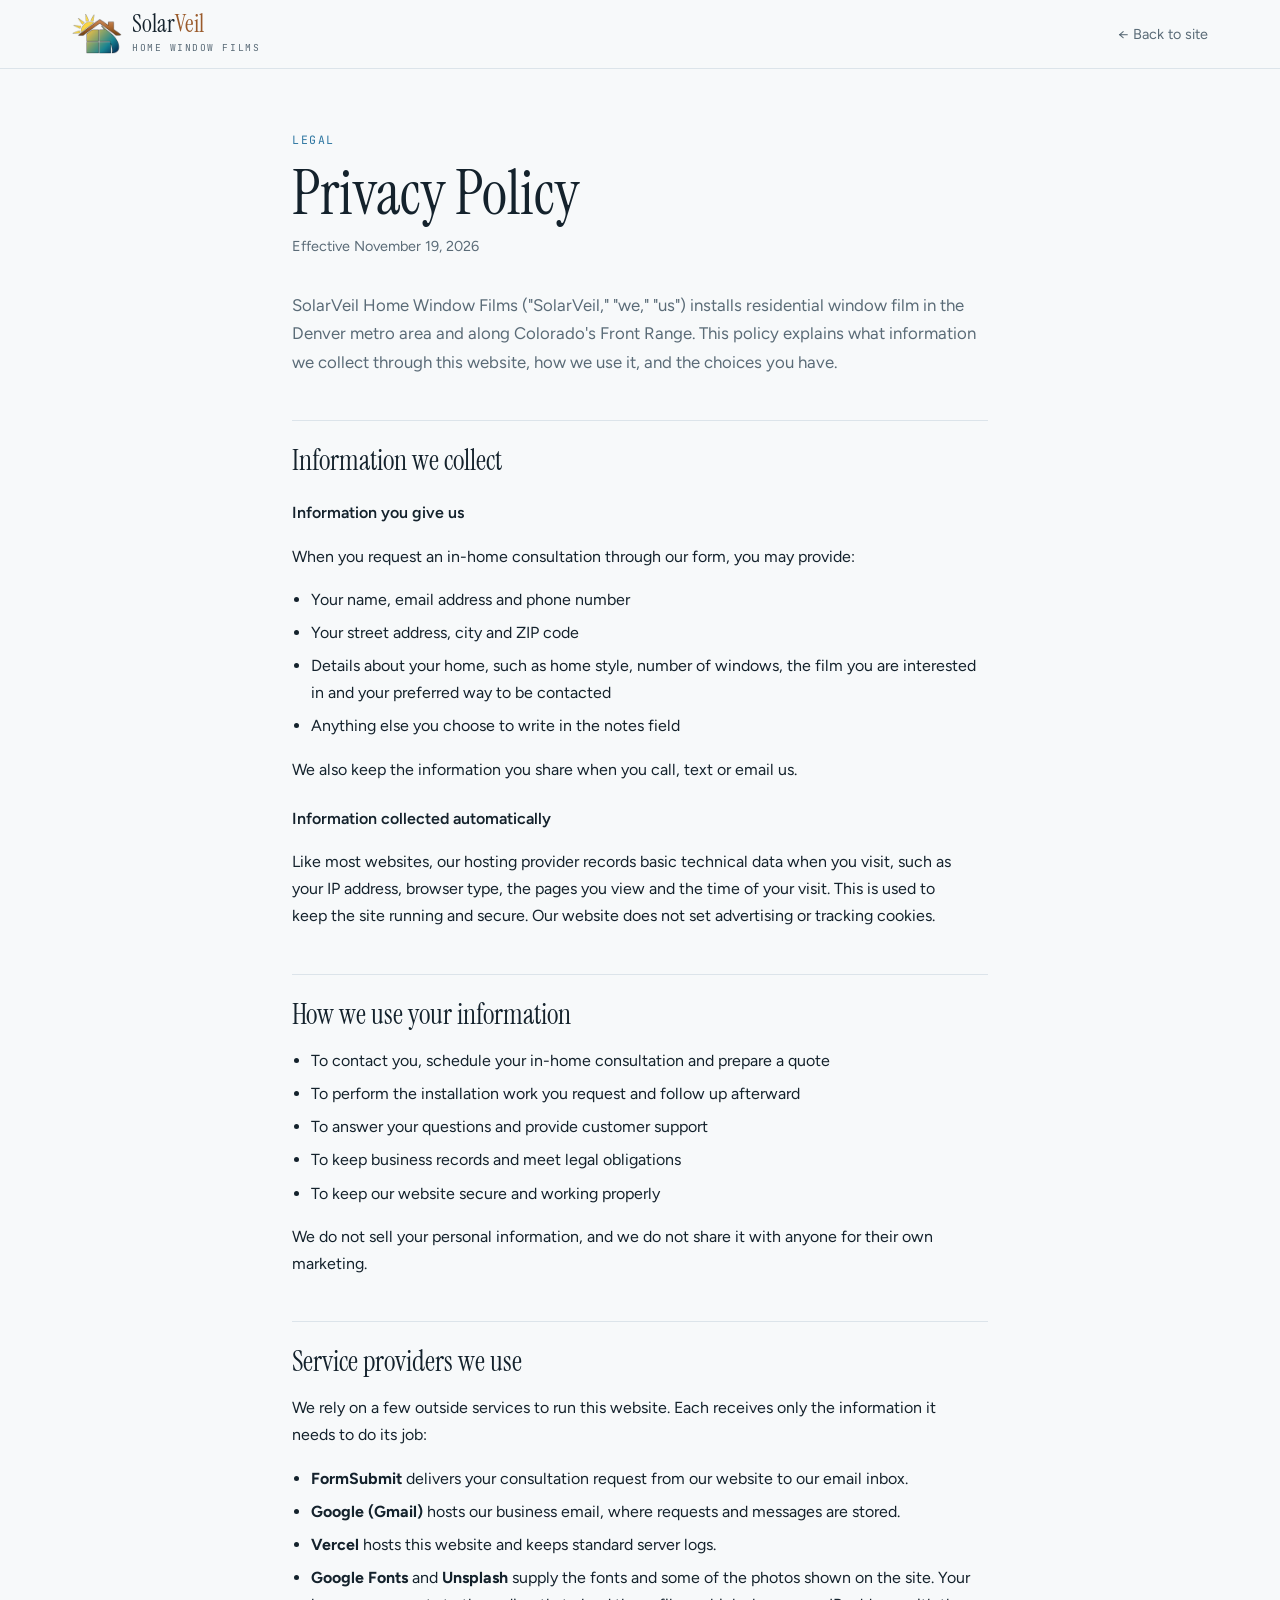
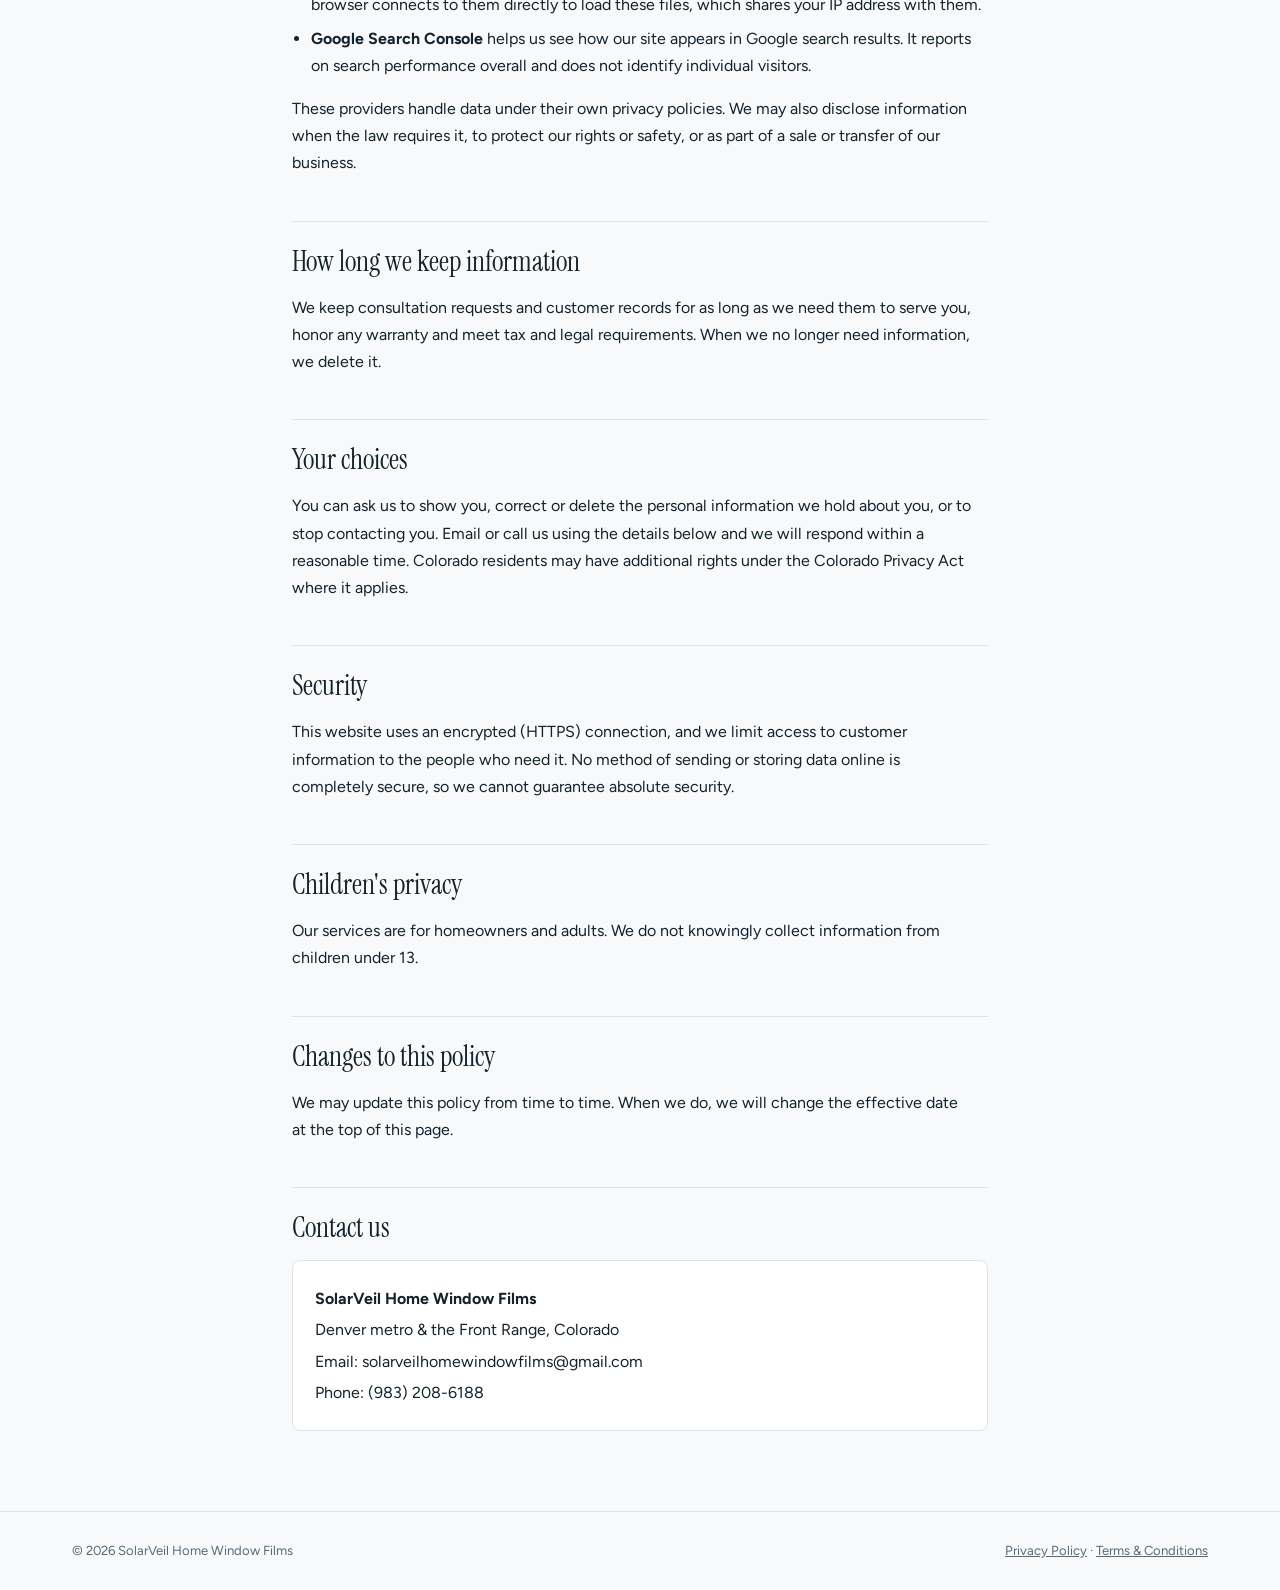
<file: privacy-policy.html>
<!doctype html>
<html lang="en">
<head>
<meta charset="utf-8">
<meta name="viewport" content="width=device-width, initial-scale=1, viewport-fit=cover">
<title>Privacy Policy | SolarVeil Home Window Films</title>
<meta name="description" content="How SolarVeil Home Window Films collects, uses and protects the information you share through our website and consultation request form.">
<link rel="stylesheet" href="https://fonts.googleapis.com/css2?family=Instrument+Serif&family=Figtree:wght@400;600&family=JetBrains+Mono&display=swap">
<link rel="stylesheet" href="assets/legal.css">
</head>
<body>
<header>
  <div class="wrap">
    <a class="brand" href="/" aria-label="SolarVeil home">
      <img src="assets/mark.png" alt="">
      <span><b>Solar<span>Veil</span></b><small>Home Window Films</small></span>
    </a>
    <a class="back" href="/">← Back to site</a>
  </div>
</header>

<main class="wrap">
  <span class="eyebrow">Legal</span>
  <h1>Privacy Policy</h1>
  <p class="updated">Effective November 19, 2026</p>
  <p class="intro">SolarVeil Home Window Films ("SolarVeil," "we," "us") installs residential window film in the Denver metro area and along Colorado's Front Range. This policy explains what information we collect through this website, how we use it, and the choices you have.</p>

  <h2>Information we collect</h2>
  <h3>Information you give us</h3>
  <p>When you request an in-home consultation through our form, you may provide:</p>
  <ul>
    <li>Your name, email address and phone number</li>
    <li>Your street address, city and ZIP code</li>
    <li>Details about your home, such as home style, number of windows, the film you are interested in and your preferred way to be contacted</li>
    <li>Anything else you choose to write in the notes field</li>
  </ul>
  <p>We also keep the information you share when you call, text or email us.</p>
  <h3>Information collected automatically</h3>
  <p>Like most websites, our hosting provider records basic technical data when you visit, such as your IP address, browser type, the pages you view and the time of your visit. This is used to keep the site running and secure. Our website does not set advertising or tracking cookies.</p>

  <h2>How we use your information</h2>
  <ul>
    <li>To contact you, schedule your in-home consultation and prepare a quote</li>
    <li>To perform the installation work you request and follow up afterward</li>
    <li>To answer your questions and provide customer support</li>
    <li>To keep business records and meet legal obligations</li>
    <li>To keep our website secure and working properly</li>
  </ul>
  <p>We do not sell your personal information, and we do not share it with anyone for their own marketing.</p>

  <h2>Service providers we use</h2>
  <p>We rely on a few outside services to run this website. Each receives only the information it needs to do its job:</p>
  <ul>
    <li><strong>FormSubmit</strong> delivers your consultation request from our website to our email inbox.</li>
    <li><strong>Google (Gmail)</strong> hosts our business email, where requests and messages are stored.</li>
    <li><strong>Vercel</strong> hosts this website and keeps standard server logs.</li>
    <li><strong>Google Fonts</strong> and <strong>Unsplash</strong> supply the fonts and some of the photos shown on the site. Your browser connects to them directly to load these files, which shares your IP address with them.</li>
    <li><strong>Google Search Console</strong> helps us see how our site appears in Google search results. It reports on search performance overall and does not identify individual visitors.</li>
  </ul>
  <p>These providers handle data under their own privacy policies. We may also disclose information when the law requires it, to protect our rights or safety, or as part of a sale or transfer of our business.</p>

  <h2>How long we keep information</h2>
  <p>We keep consultation requests and customer records for as long as we need them to serve you, honor any warranty and meet tax and legal requirements. When we no longer need information, we delete it.</p>

  <h2>Your choices</h2>
  <p>You can ask us to show you, correct or delete the personal information we hold about you, or to stop contacting you. Email or call us using the details below and we will respond within a reasonable time. Colorado residents may have additional rights under the Colorado Privacy Act where it applies.</p>

  <h2>Security</h2>
  <p>This website uses an encrypted (HTTPS) connection, and we limit access to customer information to the people who need it. No method of sending or storing data online is completely secure, so we cannot guarantee absolute security.</p>

  <h2>Children's privacy</h2>
  <p>Our services are for homeowners and adults. We do not knowingly collect information from children under 13.</p>

  <h2>Changes to this policy</h2>
  <p>We may update this policy from time to time. When we do, we will change the effective date at the top of this page.</p>

  <h2>Contact us</h2>
  <div class="contact">
    <p><strong>SolarVeil Home Window Films</strong></p>
    <p>Denver metro &amp; the Front Range, Colorado</p>
    <p>Email: solarveilhomewindowfilms@gmail.com</p>
    <p>Phone: (983) 208-6188</p>
  </div>
</main>

<footer>
  <div class="wrap"><span>© 2026 SolarVeil Home Window Films</span><span><a href="/privacy-policy">Privacy Policy</a> · <a href="/terms">Terms &amp; Conditions</a></span></div>
</footer>
</body>
</html>
</file>
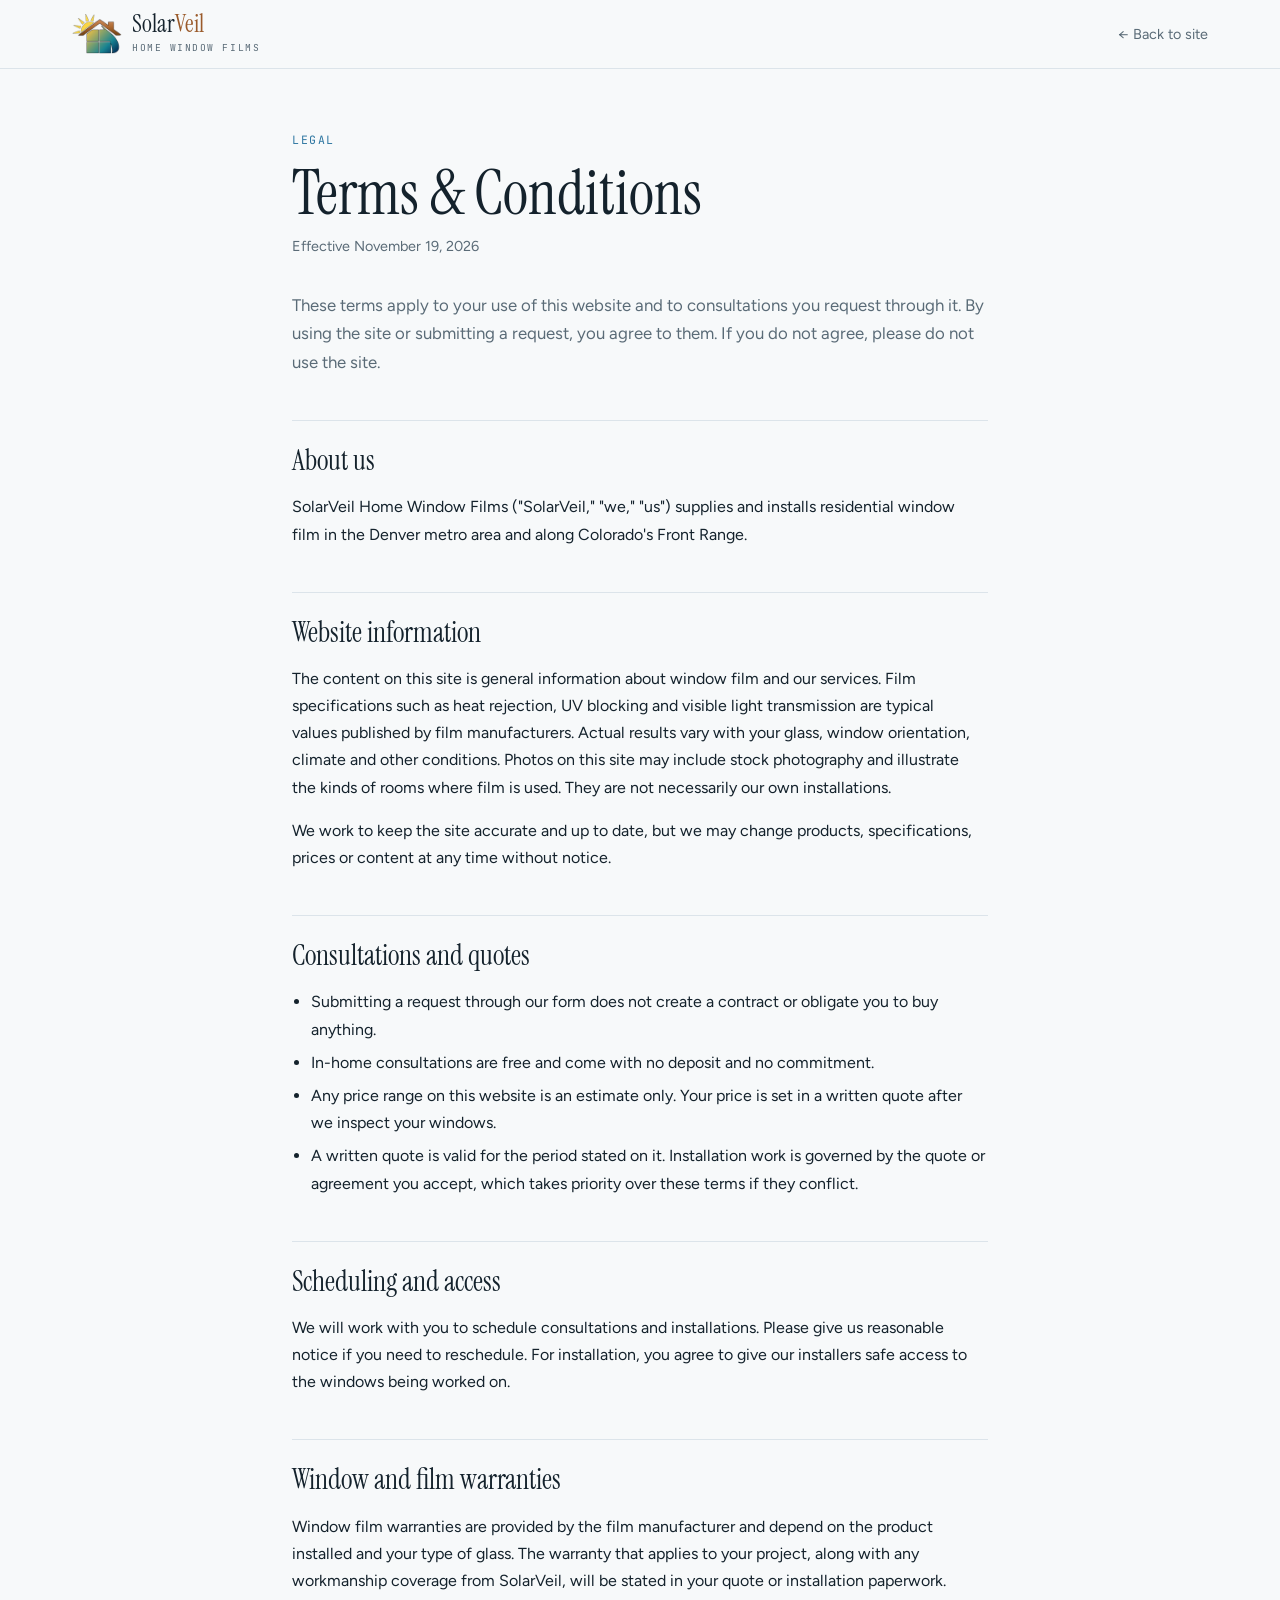
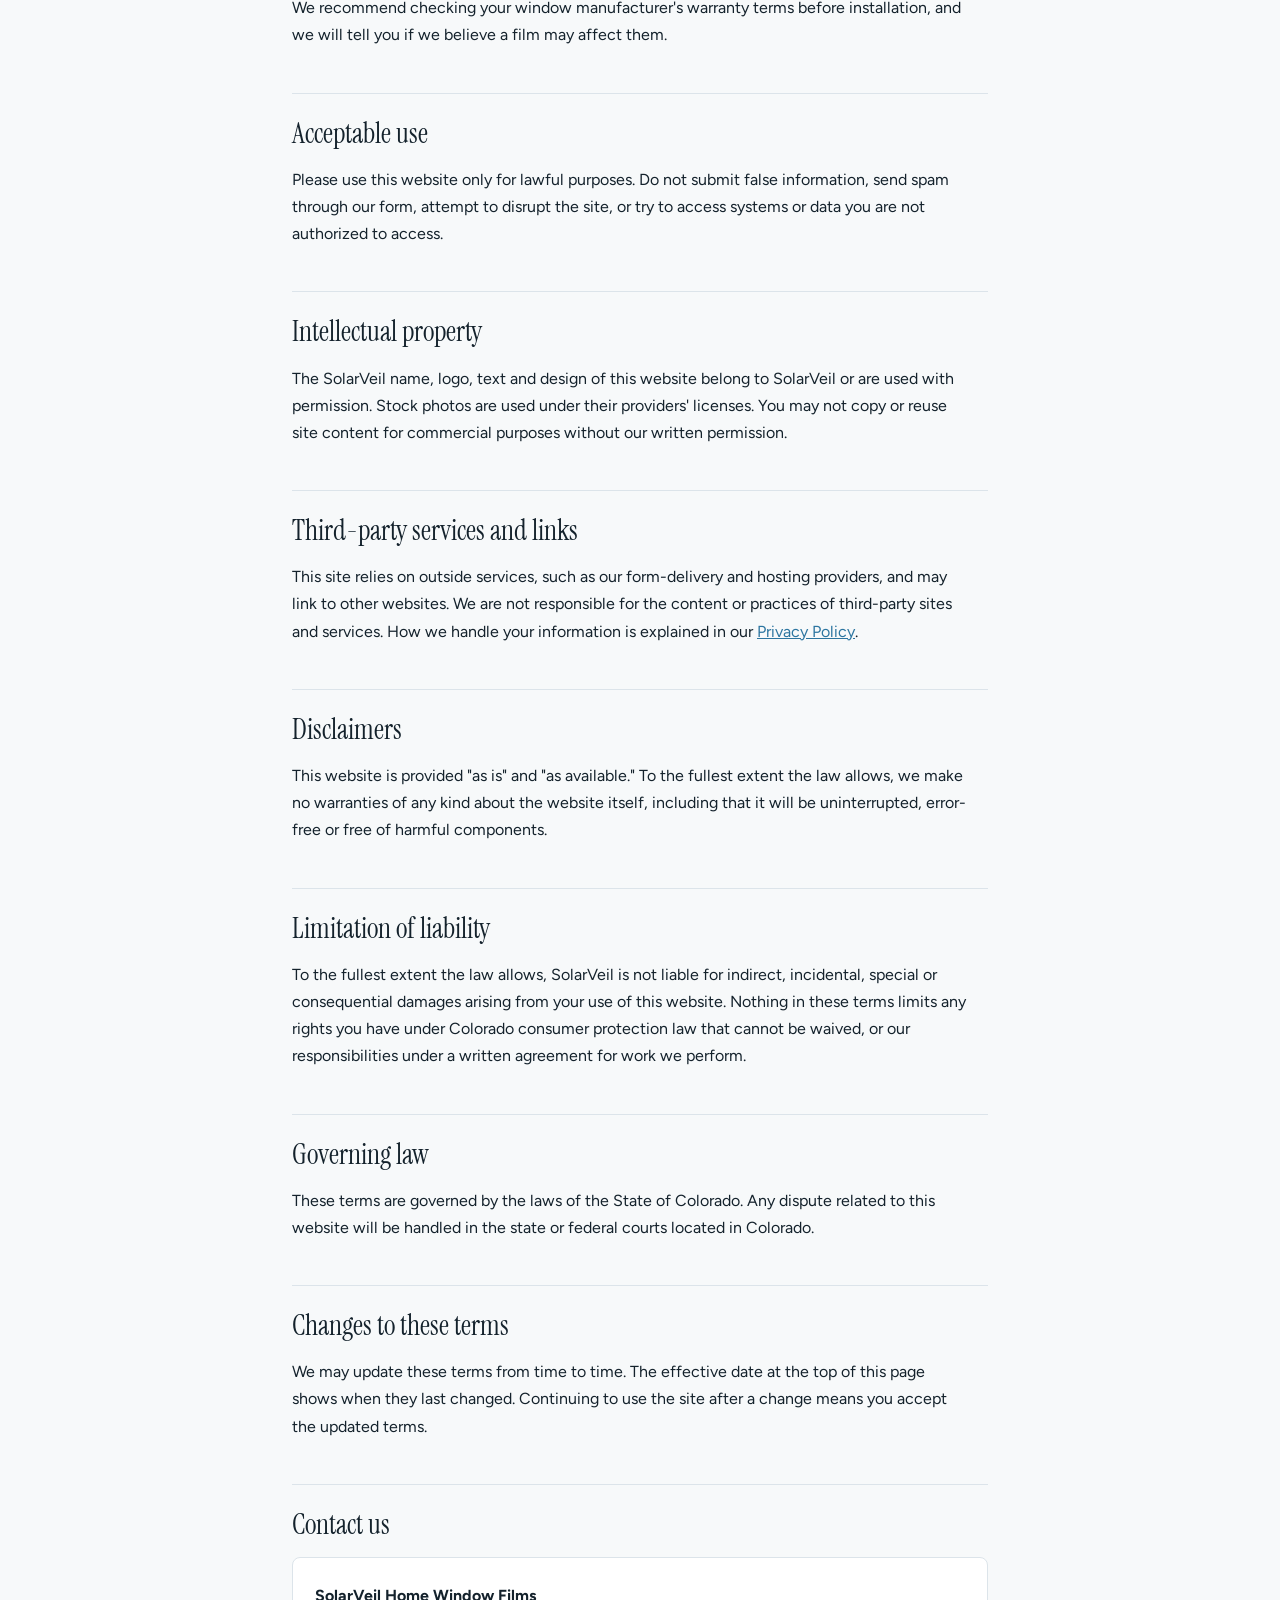
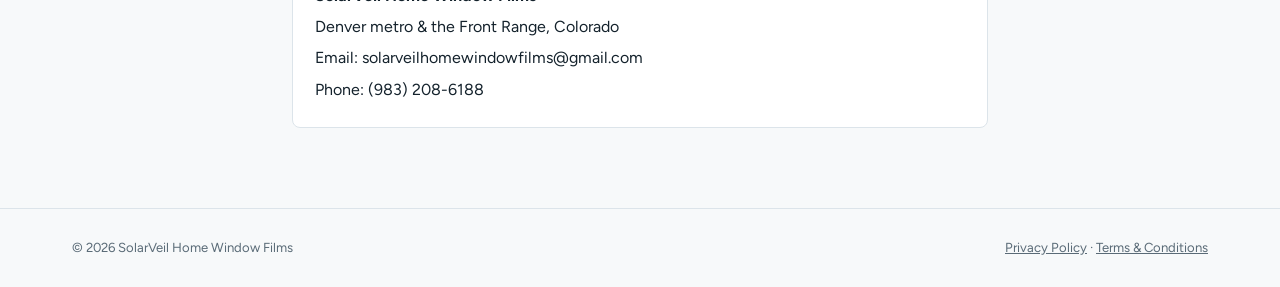
<file: terms.html>
<!doctype html>
<html lang="en">
<head>
<meta charset="utf-8">
<meta name="viewport" content="width=device-width, initial-scale=1, viewport-fit=cover">
<title>Terms &amp; Conditions | SolarVeil Home Window Films</title>
<meta name="description" content="The terms that apply to using the SolarVeil Home Window Films website and booking a consultation or installation.">
<link rel="stylesheet" href="https://fonts.googleapis.com/css2?family=Instrument+Serif&family=Figtree:wght@400;600&family=JetBrains+Mono&display=swap">
<link rel="stylesheet" href="assets/legal.css">
</head>
<body>
<header>
  <div class="wrap">
    <a class="brand" href="/" aria-label="SolarVeil home">
      <img src="assets/mark.png" alt="">
      <span><b>Solar<span>Veil</span></b><small>Home Window Films</small></span>
    </a>
    <a class="back" href="/">← Back to site</a>
  </div>
</header>

<main class="wrap">
  <span class="eyebrow">Legal</span>
  <h1>Terms &amp; Conditions</h1>
  <p class="updated">Effective November 19, 2026</p>
  <p class="intro">These terms apply to your use of this website and to consultations you request through it. By using the site or submitting a request, you agree to them. If you do not agree, please do not use the site.</p>

  <h2>About us</h2>
  <p>SolarVeil Home Window Films ("SolarVeil," "we," "us") supplies and installs residential window film in the Denver metro area and along Colorado's Front Range.</p>

  <h2>Website information</h2>
  <p>The content on this site is general information about window film and our services. Film specifications such as heat rejection, UV blocking and visible light transmission are typical values published by film manufacturers. Actual results vary with your glass, window orientation, climate and other conditions. Photos on this site may include stock photography and illustrate the kinds of rooms where film is used. They are not necessarily our own installations.</p>
  <p>We work to keep the site accurate and up to date, but we may change products, specifications, prices or content at any time without notice.</p>

  <h2>Consultations and quotes</h2>
  <ul>
    <li>Submitting a request through our form does not create a contract or obligate you to buy anything.</li>
    <li>In-home consultations are free and come with no deposit and no commitment.</li>
    <li>Any price range on this website is an estimate only. Your price is set in a written quote after we inspect your windows.</li>
    <li>A written quote is valid for the period stated on it. Installation work is governed by the quote or agreement you accept, which takes priority over these terms if they conflict.</li>
  </ul>

  <h2>Scheduling and access</h2>
  <p>We will work with you to schedule consultations and installations. Please give us reasonable notice if you need to reschedule. For installation, you agree to give our installers safe access to the windows being worked on.</p>

  <h2>Window and film warranties</h2>
  <p>Window film warranties are provided by the film manufacturer and depend on the product installed and your type of glass. The warranty that applies to your project, along with any workmanship coverage from SolarVeil, will be stated in your quote or installation paperwork. We recommend checking your window manufacturer's warranty terms before installation, and we will tell you if we believe a film may affect them.</p>

  <h2>Acceptable use</h2>
  <p>Please use this website only for lawful purposes. Do not submit false information, send spam through our form, attempt to disrupt the site, or try to access systems or data you are not authorized to access.</p>

  <h2>Intellectual property</h2>
  <p>The SolarVeil name, logo, text and design of this website belong to SolarVeil or are used with permission. Stock photos are used under their providers' licenses. You may not copy or reuse site content for commercial purposes without our written permission.</p>

  <h2>Third-party services and links</h2>
  <p>This site relies on outside services, such as our form-delivery and hosting providers, and may link to other websites. We are not responsible for the content or practices of third-party sites and services. How we handle your information is explained in our <a href="/privacy-policy">Privacy Policy</a>.</p>

  <h2>Disclaimers</h2>
  <p>This website is provided "as is" and "as available." To the fullest extent the law allows, we make no warranties of any kind about the website itself, including that it will be uninterrupted, error-free or free of harmful components.</p>

  <h2>Limitation of liability</h2>
  <p>To the fullest extent the law allows, SolarVeil is not liable for indirect, incidental, special or consequential damages arising from your use of this website. Nothing in these terms limits any rights you have under Colorado consumer protection law that cannot be waived, or our responsibilities under a written agreement for work we perform.</p>

  <h2>Governing law</h2>
  <p>These terms are governed by the laws of the State of Colorado. Any dispute related to this website will be handled in the state or federal courts located in Colorado.</p>

  <h2>Changes to these terms</h2>
  <p>We may update these terms from time to time. The effective date at the top of this page shows when they last changed. Continuing to use the site after a change means you accept the updated terms.</p>

  <h2>Contact us</h2>
  <div class="contact">
    <p><strong>SolarVeil Home Window Films</strong></p>
    <p>Denver metro &amp; the Front Range, Colorado</p>
    <p>Email: solarveilhomewindowfilms@gmail.com</p>
    <p>Phone: (983) 208-6188</p>
  </div>
</main>

<footer>
  <div class="wrap"><span>© 2026 SolarVeil Home Window Films</span><span><a href="/privacy-policy">Privacy Policy</a> · <a href="/terms">Terms &amp; Conditions</a></span></div>
</footer>
</body>
</html>
</file>
<file: assets/legal.css>
/* Legal pages: same palette and type as index.html, single reading column */
:root{
  --bg:#F7F9FA; --surface:#FFFFFF; --fg:#14222C; --muted:#5A6B77; --line:#DCE4EA;
  --accent:#2C75A0; --accent-ink:#FFFFFF; --roof:#9A5A2A;
  --display:"Instrument Serif", "Iowan Old Style", Georgia, serif;
  --body:"Figtree", system-ui, -apple-system, "Segoe UI", sans-serif;
  --mono:"JetBrains Mono", ui-monospace, Menlo, monospace;
}
@media (prefers-color-scheme: dark){:root{
  --bg:#0E161C; --surface:#15212A; --fg:#E7EEF2; --muted:#93A6B3; --line:#263743;
  --accent:#5BA8D6; --accent-ink:#08131A; --roof:#D08B55; color-scheme:dark}}
*{box-sizing:border-box}
body{margin:0;background:var(--bg);color:var(--fg);font-family:var(--body);font-size:16px;line-height:1.7;-webkit-font-smoothing:antialiased}
a{color:var(--accent)}
:focus-visible{outline:2px solid var(--accent);outline-offset:3px;border-radius:3px}
.wrap{max-width:760px;margin:0 auto;padding-inline:clamp(16px,4vw,32px)}
header{border-bottom:1px solid var(--line);background:var(--bg)}
header .wrap{max-width:1200px;display:flex;align-items:center;justify-content:space-between;gap:16px;min-height:68px}
.brand{display:flex;align-items:center;gap:10px;text-decoration:none;color:var(--fg)}
.brand img{height:40px;width:auto}
.brand b{font-family:var(--display);font-weight:400;font-size:1.5rem;line-height:1}
.brand b span{color:var(--roof)}
.brand small{display:block;font-family:var(--mono);font-size:.6rem;letter-spacing:.16em;text-transform:uppercase;color:var(--muted)}
.back{font-size:.9rem;color:var(--muted);text-decoration:none}
.back:hover{color:var(--fg)}
main{padding-block:56px 80px}
.eyebrow{font-family:var(--mono);font-size:.72rem;letter-spacing:.14em;text-transform:uppercase;color:var(--accent)}
h1{font-family:var(--display);font-weight:400;font-size:clamp(2.6rem,6vw,3.8rem);line-height:1.05;margin:10px 0 8px;text-wrap:balance}
.updated{color:var(--muted);font-size:.9rem;margin:0 0 32px}
.intro{font-size:1.05rem;color:var(--muted);margin:0 0 8px}
h2{font-family:var(--display);font-weight:400;font-size:1.75rem;line-height:1.15;margin:44px 0 10px;padding-top:24px;border-top:1px solid var(--line)}
h3{font-size:1rem;font-weight:600;margin:22px 0 6px}
p,li{max-width:68ch}
ul{padding-left:1.2rem}
li{margin-bottom:6px}
.contact{background:var(--surface);border:1px solid var(--line);border-radius:8px;padding:20px 22px;margin-top:16px}
.contact p{margin:4px 0}
footer{border-top:1px solid var(--line);padding-block:28px;font-size:.82rem;color:var(--muted)}
footer .wrap{max-width:1200px;display:flex;flex-wrap:wrap;justify-content:space-between;gap:12px}
footer a{color:var(--muted)}
</file>
